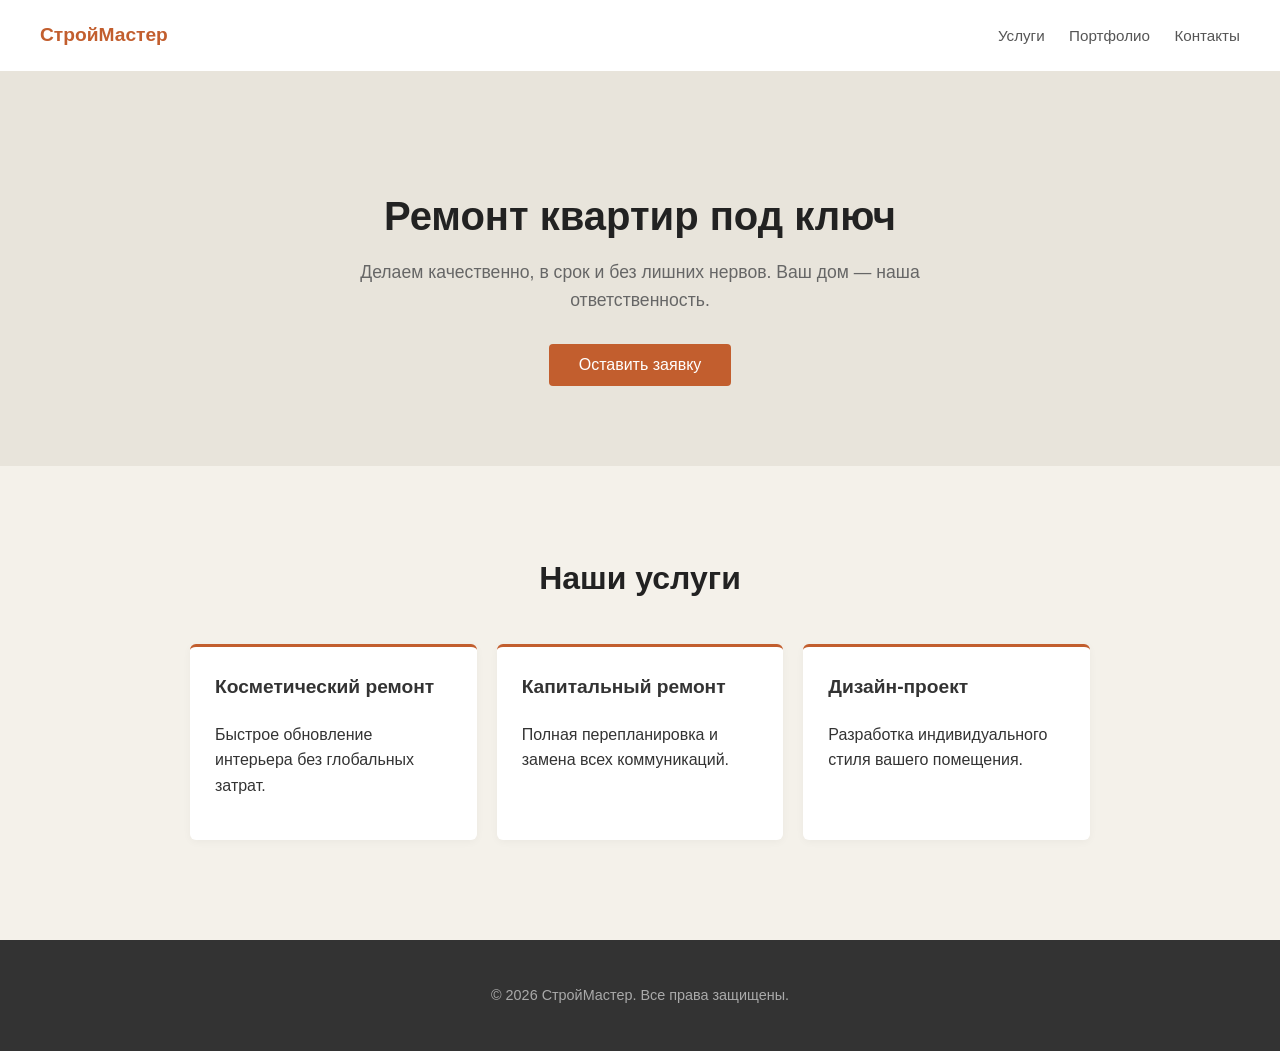
<file: index.html>
<!DOCTYPE html>
<html lang="ru">
<head>
    <meta charset="UTF-8">
    <meta name="viewport" content="width=device-width, initial-scale=1.0">
    <meta name="yandex-verification" content="964e3dd68f552eff" />
    <!-- SEO: Заголовок страницы (title) -->
    <title>Ремонт и отделка под ключ | СтройМастер</title>
    
    <!-- SEO: Описание страницы (description) -->
    <meta name="description" content="Профессиональный ремонт квартир и офисов. Качественно, быстро и с гарантией. Бесплатная консультация и смета.">
    
    <!-- SEO: Фавикон (иконка сайта) -->
    <link rel="icon" href="data:image/svg+xml,<svg xmlns=%22http://www.w3.org/2000/svg%22 viewBox=%220 0 100 100%22><text y=%22.9em%22 font-size=%2290%22>🛠️</text></svg>">

    <!-- Микроразметка Schema.org (JSON-LD) для услуги -->
    <script type="application/ld+json">
    {
      "@context": "https://schema.org",
      "@type": "Service",
      "name": "Ремонт квартир под ключ",
      "provider": {
        "@type": "LocalBusiness",
        "name": "СтройМастер"
      },
      "description": "Полный цикл ремонтных работ: от демонтажа до финишной отделки."
    }
    </script>

    <link rel="stylesheet" href="style.css">
</head>
<body>

    <!-- Шапка сайта -->
    <header>
        <div class="logo">СтройМастер</div>
        <nav>
            <a href="#">Услуги</a>
            <a href="#">Портфолио</a>
            <a href="#">Контакты</a>
        </nav>
    </header>

    <!-- Главный блок  -->
    <section class="hero">
        <!-- SEO: Главный заголовок h1 -->
        <h1>Ремонт квартир под ключ</h1>
        <p>Делаем качественно, в срок и без лишних нервов. Ваш дом — наша ответственность.</p>
        <button class="btn" id="ctaButton">Оставить заявку</button>
        <div id="message" class="hidden-message">Спасибо! Мы свяжемся с вами в ближайшее время.</div>
    </section>

    <!-- Блок с услугами -->
    <section class="services">
        <!-- SEO: Подзаголовок h2 -->
        <h2>Наши услуги</h2>
        <div class="grid">
            <div class="card">
                <h3>Косметический ремонт</h3>
                <p>Быстрое обновление интерьера без глобальных затрат.</p>
            </div>
            <div class="card">
                <h3>Капитальный ремонт</h3>
                <p>Полная перепланировка и замена всех коммуникаций.</p>
            </div>
            <div class="card">
                <h3>Дизайн-проект</h3>
                <p>Разработка индивидуального стиля вашего помещения.</p>
            </div>
        </div>
    </section>

    <!-- Подвал -->
    <footer>
        <p>&copy; 2026 СтройМастер. Все права защищены.</p>
    </footer>

    
    <script src="main.js"></script>
</body>
</html>
</file>
<file: style.css>
body {
    font-family: sans-serif;
    background-color: #f4f1ea; 
    color: #333333;
    margin: 0;
    padding: 0;
    line-height: 1.6;
}

header {
    background-color: #ffffff;
    padding: 20px 40px;
    box-shadow: 0 2px 5px rgba(0,0,0,0.05);
    display: flex;
    justify-content: space-between;
    align-items: center;
}

.logo {
    font-weight: bold;
    font-size: 1.2rem;
    color: #c25e2e;
}

nav a {
    margin-left: 20px;
    text-decoration: none;
    color: #555;
    font-size: 0.95rem;
}

nav a:hover {
    color: #c25e2e;
}

.hero {
    text-align: center;
    padding: 80px 20px;
    background-color: #e8e4db;
}

h1 {
    font-size: 2.5rem;
    margin-bottom: 10px;
    color: #222;
}

.hero p {
    font-size: 1.1rem;
    color: #666;
    max-width: 600px;
    margin: 0 auto 30px auto;
}

.btn {
    background-color: #c25e2e;
    color: white;
    padding: 12px 30px;
    border: none;
    border-radius: 4px;
    font-size: 1rem;
    cursor: pointer;
    transition: background 0.3s;
}

.btn:hover {
    background-color: #a04a22;
}

.services {
    padding: 60px 20px;
    max-width: 900px;
    margin: 0 auto;
}

h2 {
    text-align: center;
    margin-bottom: 40px;
    font-size: 2rem;
    color: #222;
}

.grid {
    display: grid;
    grid-template-columns: repeat(auto-fit, minmax(250px, 1fr));
    gap: 20px;
}

.card {
    background: #fff;
    padding: 25px;
    border-radius: 6px;
    box-shadow: 0 2px 8px rgba(0,0,0,0.04);
    border-top: 3px solid #c25e2e;
}

.card h3 {
    margin-top: 0;
    font-size: 1.2rem;
}

footer {
    text-align: center;
    padding: 30px;
    background-color: #333;
    color: #aaa;
    font-size: 0.9rem;
    margin-top: 40px;
}

.hidden-message {
    display: none;
    margin-top: 20px;
    font-weight: bold;
    color: #c25e2e;
}
</file>
